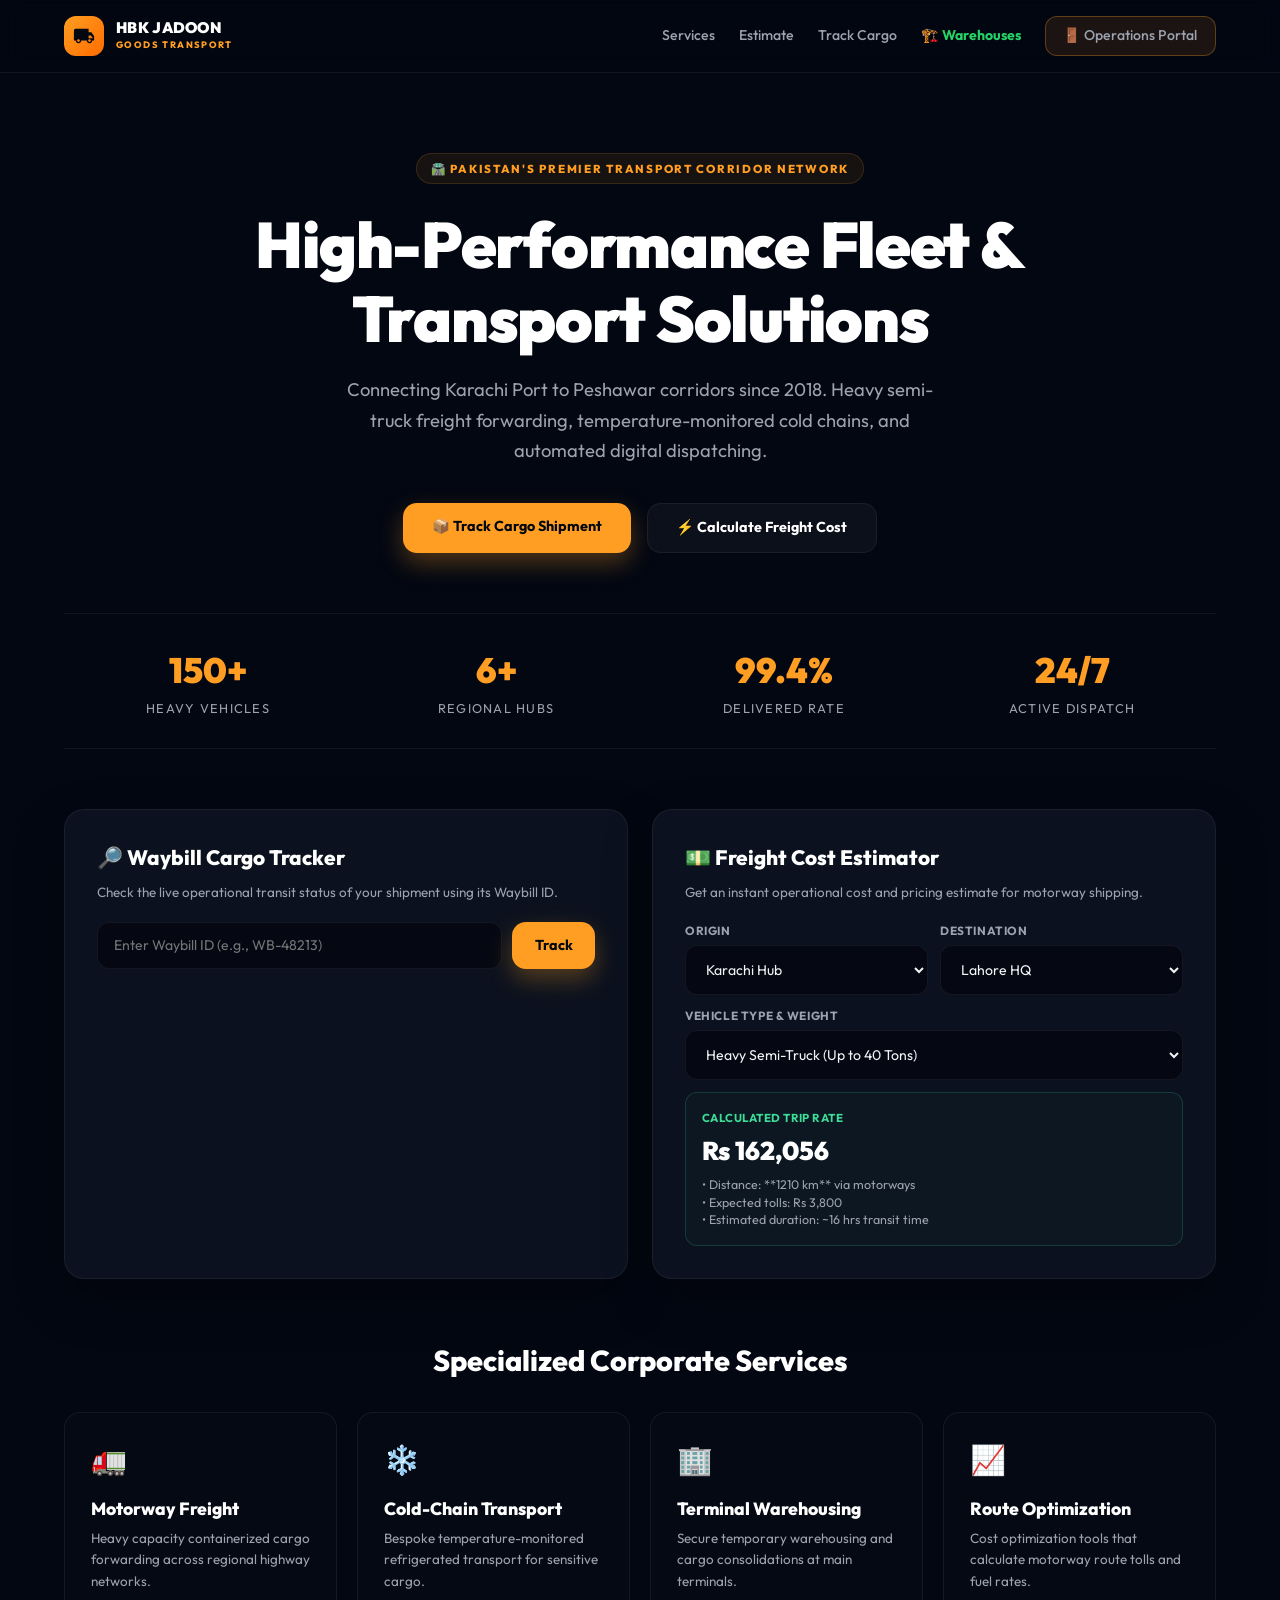
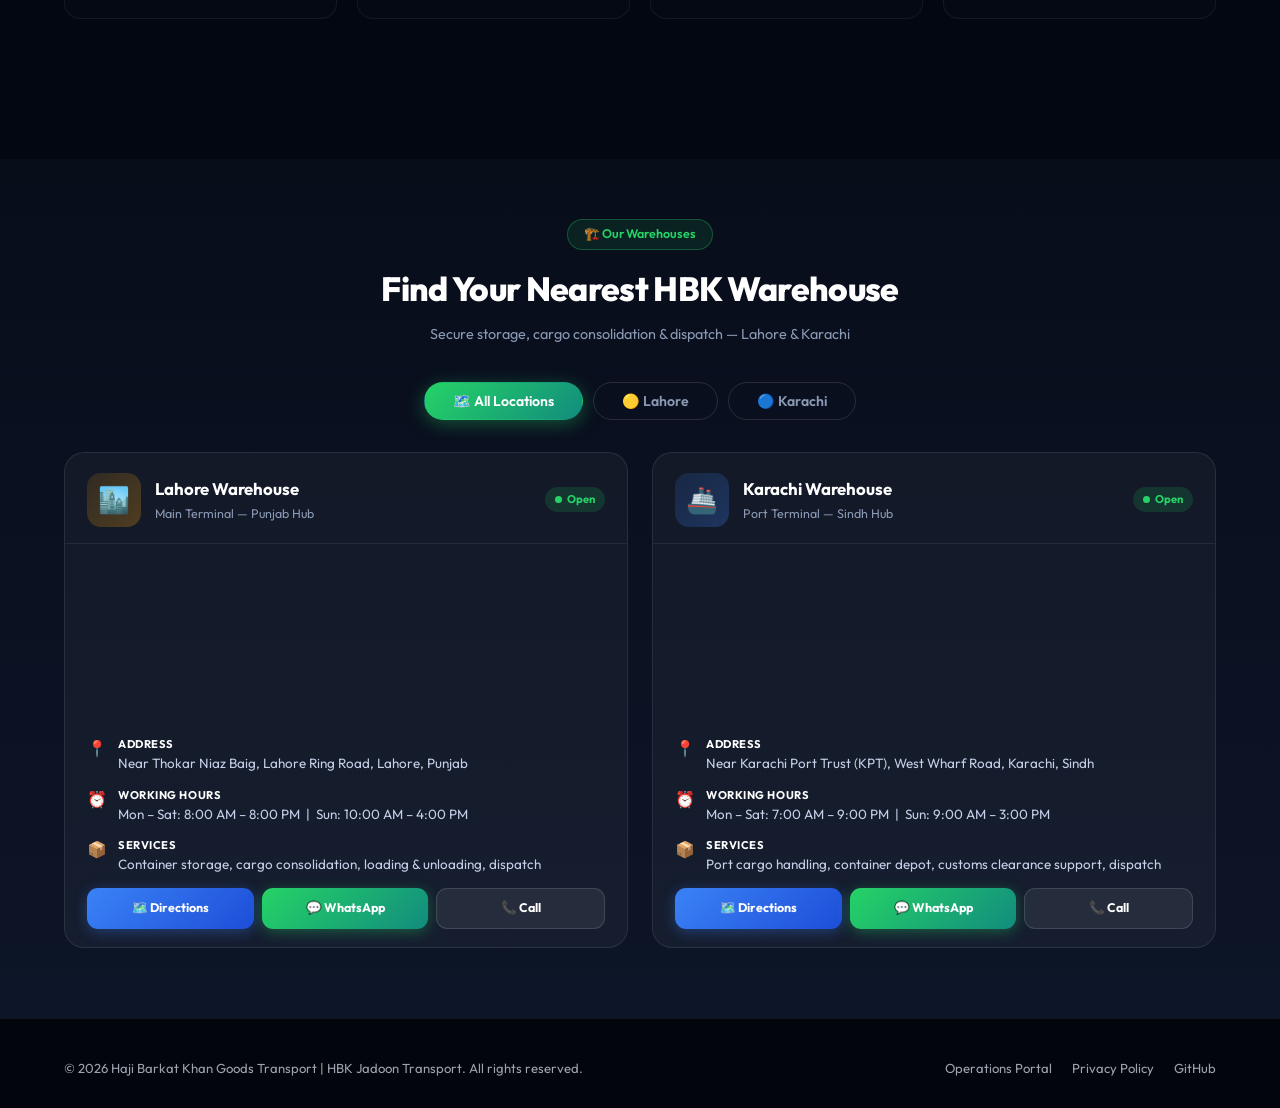
<file: index.html>
<!DOCTYPE html>
<html lang="en">
<head>
<meta charset="UTF-8">
<meta name="viewport" content="width=device-width,initial-scale=1,viewport-fit=cover">
<meta name="theme-color" content="#030712">
<title>Haji Barkat Khan Goods Transport | HBK Jadoon Goods Transport</title>
<meta name="description" content="Pakistan's premium corporate goods transport and motorway freight transport network. Heavy fleet dispatching, cold-chain transport, and cost optimization.">

<!-- Fonts & PWA -->
<link rel="manifest" href="manifest.json">
<link rel="icon" type="image/svg+xml" href="data:image/svg+xml,<svg xmlns=%22http://www.w3.org/2000/svg%22 viewBox=%220 0 24 24%22 fill=%22%23ff9e22%22><path d=%22M20 8h-3V4H3c-1.1 0-2 .9-2 2v11h2c0 1.66 1.34 3 3 3s3-1.34 3-3h6c0 1.66 1.34 3 3 3s3-1.34 3-3h2v-5l-3-4z%22/></svg>">
<link href="https://fonts.googleapis.com/css2?family=Outfit:wght@300;400;500;600;700;800;900&family=JetBrains+Mono:wght@400;500;700&display=swap" rel="stylesheet">

<style>
:root {
  --bg: #030712;
  --panel: #0b111e;
  --accent: #ff9e22;
  --accent-rgb: 255, 158, 34;
  --line: rgba(255,255,255,0.06);
  --text: #f3f4f6;
  --muted: #9ca3af;
  --good: #3ddc97;
  --radius: 20px;
}
* { box-sizing: border-box; margin: 0; padding: 0; }
body {
  background: var(--bg);
  color: var(--text);
  font-family: 'Outfit', sans-serif;
  line-height: 1.5;
  overflow-x: hidden;
  padding-bottom: env(safe-area-inset-bottom);
}
a, button { transition: all 0.2s ease; font-family: inherit; }
.container { max-width: 1200px; margin: 0 auto; padding: 0 24px; }

/* ── NAVBAR ── */
header {
  border-bottom: 1px solid var(--line);
  backdrop-filter: blur(12px);
  -webkit-backdrop-filter: blur(12px);
  position: sticky;
  top: 0;
  z-index: 100;
  background: rgba(3,7,18,0.85);
}
.nav-wrap {
  display: flex;
  justify-content: space-between;
  align-items: center;
  height: 72px;
}
.brand {
  display: flex;
  align-items: center;
  gap: 12px;
}
.logo-box {
  width: 40px;
  height: 40px;
  border-radius: 12px;
  background: linear-gradient(135deg, var(--accent), #ff6c00);
  display: grid;
  place-items: center;
  color: #020710;
}
.brand-name {
  font-weight: 900;
  font-size: 0.95rem;
  letter-spacing: 0.02em;
  color: #fff;
  line-height: 1.1;
}
.brand-sub {
  font-size: 0.58rem;
  letter-spacing: 0.15em;
  color: var(--accent);
  font-weight: 800;
  margin-top: 1px;
}
.nav-links {
  display: flex;
  align-items: center;
  gap: 24px;
}
.nav-links a {
  color: var(--muted);
  text-decoration: none;
  font-size: 0.88rem;
  font-weight: 500;
}
.nav-links a:hover { color: #fff; }
.btn-portal {
  background: rgba(var(--accent-rgb), 0.1);
  border: 1px solid rgba(var(--accent-rgb), 0.3);
  color: var(--accent);
  padding: 0.55rem 1.1rem;
  border-radius: 12px;
  font-size: 0.84rem;
  font-weight: 700;
  text-decoration: none;
  display: inline-flex;
  align-items: center;
  gap: 6px;
}
.btn-portal:hover {
  background: var(--accent);
  color: #020710;
  box-shadow: 0 0 20px rgba(var(--accent-rgb), 0.25);
  transform: translateY(-1px);
}

/* ── HERO ── */
.hero-section {
  padding: 80px 0 60px;
  text-align: center;
  position: relative;
}
.hero-badge {
  background: rgba(var(--accent-rgb), 0.08);
  border: 1px solid rgba(var(--accent-rgb), 0.15);
  color: var(--accent);
  font-size: 0.72rem;
  font-weight: 800;
  text-transform: uppercase;
  letter-spacing: 0.15em;
  padding: 6px 14px;
  border-radius: 99px;
  display: inline-block;
  margin-bottom: 24px;
}
.hero-title {
  font-size: clamp(2.2rem, 5vw, 4rem);
  font-weight: 900;
  line-height: 1.15;
  color: #fff;
  letter-spacing: -0.02em;
  max-width: 900px;
  margin: 0 auto 20px;
}
.hero-desc {
  font-size: clamp(1rem, 2vw, 1.15rem);
  color: var(--muted);
  max-width: 600px;
  margin: 0 auto 36px;
  line-height: 1.65;
}
.hero-ctas {
  display: flex;
  justify-content: center;
  gap: 16px;
  flex-wrap: wrap;
}
.btn {
  padding: 0.85rem 1.8rem;
  border-radius: 14px;
  font-weight: 700;
  text-decoration: none;
  font-size: 0.9rem;
  cursor: pointer;
  border: 0;
}
.btn-primary {
  background: var(--accent);
  color: #020710;
  box-shadow: 0 10px 25px rgba(var(--accent-rgb), 0.3);
}
.btn-primary:hover {
  transform: translateY(-2px);
  box-shadow: 0 14px 30px rgba(var(--accent-rgb), 0.4);
}
.btn-secondary {
  background: rgba(255,255,255,0.04);
  border: 1px solid var(--line);
  color: #fff;
}
.btn-secondary:hover {
  background: rgba(255,255,255,0.08);
  transform: translateY(-2px);
}

/* ── TRACKER & ESTIMATOR ── */
.tools-grid {
  display: grid;
  grid-template-columns: repeat(auto-fit, minmax(340px, 1fr));
  gap: 24px;
  margin-bottom: 60px;
}
.tool-panel {
  background: var(--panel);
  border: 1px solid var(--line);
  border-radius: var(--radius);
  padding: 2rem;
  box-shadow: 0 20px 50px rgba(0,0,0,0.3);
}
.tool-title {
  font-weight: 800;
  font-size: 1.3rem;
  color: #fff;
  margin-bottom: 8px;
  display: flex;
  align-items: center;
  gap: 10px;
}
.tool-desc {
  font-size: 0.84rem;
  color: var(--muted);
  margin-bottom: 20px;
}
.input-row {
  display: flex;
  gap: 10px;
  margin-bottom: 12px;
}
.input-row input {
  flex: 1;
  background: rgba(5,8,18,0.85);
  border: 1px solid var(--line);
  border-radius: 12px;
  padding: 0.85rem 1rem;
  color: var(--text);
  font-family: inherit;
  font-size: 0.88rem;
  outline: none;
}
.input-row input:focus {
  border-color: rgba(var(--accent-rgb), 0.4);
}
.field {
  display: grid;
  gap: 6px;
  margin-bottom: 12px;
}
.field label {
  font-size: 0.74rem;
  font-weight: 700;
  color: var(--muted);
  text-transform: uppercase;
  letter-spacing: 0.05em;
}
.field select, .field input {
  background: rgba(5,8,18,0.85);
  border: 1px solid var(--line);
  border-radius: 12px;
  padding: 0.85rem 1rem;
  color: var(--text);
  font-family: inherit;
  font-size: 0.88rem;
  outline: none;
  width: 100%;
}
.field select:focus, .field input:focus {
  border-color: rgba(var(--accent-rgb), 0.4);
}

/* ── STATS & SERVICES ── */
.stats-strip {
  display: grid;
  grid-template-columns: repeat(4, 1fr);
  border-top: 1px solid var(--line);
  border-bottom: 1px solid var(--line);
  padding: 30px 0;
  margin-bottom: 60px;
  text-align: center;
}
.stat-box h3 { font-size: 2.2rem; font-weight: 900; color: var(--accent); }
.stat-box p { font-size: 0.8rem; text-transform: uppercase; letter-spacing: 0.1em; color: var(--muted); margin-top: 2px; }

.services-title {
  text-align: center;
  font-weight: 800;
  font-size: 1.8rem;
  margin-bottom: 30px;
  color: #fff;
}
.services-grid {
  display: grid;
  grid-template-columns: repeat(auto-fit, minmax(260px, 1fr));
  gap: 20px;
  margin-bottom: 80px;
}
.service-card {
  background: rgba(255,255,255,0.01);
  border: 1px solid var(--line);
  border-radius: 16px;
  padding: 1.6rem;
  transition: all 0.2s;
}
.service-card:hover {
  transform: translateY(-3px);
  background: rgba(255,255,255,0.02);
  border-color: rgba(var(--accent-rgb), 0.25);
}
.service-icon {
  font-size: 1.8rem;
  margin-bottom: 14px;
}
.service-name { font-weight: 800; font-size: 1.1rem; color: #fff; margin-bottom: 6px; }
.service-desc { font-size: 0.84rem; color: var(--muted); line-height: 1.6; }

/* ── FOOTER ── */
footer {
  border-top: 1px solid var(--line);
  padding: 40px 0 30px;
  background: #02050b;
}
.footer-wrap {
  display: flex;
  justify-content: space-between;
  align-items: center;
  flex-wrap: wrap;
  gap: 20px;
  font-size: 0.82rem;
  color: var(--muted);
}
.footer-right { display: flex; gap: 20px; }
.footer-right a { color: var(--muted); text-decoration: none; }
.footer-right a:hover { color: #fff; }

@media(max-width: 768px) {
  .stats-strip { grid-template-columns: repeat(2, 1fr); gap: 24px; }
  .tools-grid { grid-template-columns: 1fr; }
  .hero-section { padding: 50px 0; }
  .nav-links a:not(.btn-portal) { display: none; }
  .nav-links { gap: 12px; }
  .btn-portal { padding: 0.45rem 0.85rem; font-size: 0.78rem; border-radius: 10px; }
}
</style>
</head>
<body>

<!-- Header / Navigation -->
<header>
  <div class="container nav-wrap">
    <div class="brand">
      <div class="logo-box">
        <svg width="22" height="22" viewBox="0 0 24 24" fill="currentColor" style="display:block">
          <path d="M20 8h-3V4H3c-1.1 0-2 .9-2 2v11h2c0 1.66 1.34 3 3 3s3-1.34 3-3h6c0 1.66 1.34 3 3 3s3-1.34 3-3h2v-5l-3-4zM6 18.5c-.83 0-1.5-.67-1.5-1.5s.67-1.5 1.5-1.5 1.5.67 1.5 1.5-.67 1.5-1.5 1.5zm12 0c-.83 0-1.5-.67-1.5-1.5s.67-1.5 1.5-1.5 1.5.67 1.5 1.5-.67 1.5-1.5 1.5zm1.5-7l2.25 3H17V11.5h2.5z"/>
        </svg>
      </div>
      <div>
        <div class="brand-name">HBK JADOON</div>
        <div class="brand-sub">GOODS TRANSPORT</div>
      </div>
    </div>
    <div class="nav-links">
      <a href="#services">Services</a>
      <a href="#estimator">Estimate</a>
      <a href="#tracker">Track Cargo</a>
      <a href="#warehouses" style="color:#25D366;font-weight:700">🏗️ Warehouses</a>
      <a href="portal.html" class="btn-portal">🚪 Operations Portal</a>
    </div>
  </div>
</header>

<!-- Hero Section -->
<section class="container hero-section">
  <div class="hero-badge">🛣️ Pakistan's Premier Transport Corridor Network</div>
  <h1 class="hero-title">High-Performance Fleet & Transport Solutions</h1>
  <p class="hero-desc">Connecting Karachi Port to Peshawar corridors since 2018. Heavy semi-truck freight forwarding, temperature-monitored cold chains, and automated digital dispatching.</p>
  <div class="hero-ctas">
    <a href="#tracker" class="btn btn-primary">📦 Track Cargo Shipment</a>
    <a href="#estimator" class="btn btn-secondary">⚡ Calculate Freight Cost</a>
  </div>
</section>

<!-- Stats Strip -->
<div class="container">
  <div class="stats-strip">
    <div class="stat-box">
      <h3>150+</h3>
      <p>Heavy Vehicles</p>
    </div>
    <div class="stat-box">
      <h3>6+</h3>
      <p>Regional Hubs</p>
    </div>
    <div class="stat-box">
      <h3>99.4%</h3>
      <p>Delivered Rate</p>
    </div>
    <div class="stat-box">
      <h3>24/7</h3>
      <p>Active Dispatch</p>
    </div>
  </div>
</div>

<!-- Interactive Tools -->
<main class="container tools-grid">
  
  <!-- Interactive Waybill Tracker -->
  <section class="tool-panel" id="tracker">
    <div class="tool-title">🔎 Waybill Cargo Tracker</div>
    <div class="tool-desc">Check the live operational transit status of your shipment using its Waybill ID.</div>
    <div class="input-row">
      <input type="text" id="trackingInput" placeholder="Enter Waybill ID (e.g., WB-48213)" onkeydown="if(event.key==='Enter')trackCargo()">
      <button class="btn btn-primary" onclick="trackCargo()" style="padding:0.85rem 1.4rem">Track</button>
    </div>
    <div id="trackingResult"></div>
  </section>

  <!-- Instant Freight Calculator -->
  <section class="tool-panel" id="estimator">
    <div class="tool-title">💵 Freight Cost Estimator</div>
    <div class="tool-desc">Get an instant operational cost and pricing estimate for motorway shipping.</div>
    
    <div class="input-row" style="display:grid;grid-template-columns:1fr 1fr;gap:12px;margin-bottom:0">
      <div class="field">
        <label>Origin</label>
        <select id="estOrigin" onchange="calcEstimate()">
          <option value="Karachi">Karachi Hub</option>
          <option value="Lahore">Lahore HQ</option>
          <option value="Islamabad">Islamabad Term</option>
          <option value="Peshawar">Peshawar Stn</option>
          <option value="Quetta">Quetta Depot</option>
          <option value="Multan">Multan Stn</option>
        </select>
      </div>
      <div class="field">
        <label>Destination</label>
        <select id="estDest" onchange="calcEstimate()">
          <option value="Karachi">Karachi Hub</option>
          <option value="Lahore" selected>Lahore HQ</option>
          <option value="Islamabad">Islamabad Term</option>
          <option value="Peshawar">Peshawar Stn</option>
          <option value="Quetta">Quetta Depot</option>
          <option value="Multan">Multan Stn</option>
        </select>
      </div>
    </div>
    
    <div class="field">
      <label>Vehicle Type & Weight</label>
      <select id="estVehType" onchange="calcEstimate()">
        <option value="heavy">Heavy Semi-Truck (Up to 40 Tons)</option>
        <option value="medium">Medium Flatbed (Up to 15 Tons)</option>
        <option value="light">Delivery Van (Up to 3 Tons)</option>
      </select>
    </div>

    <div id="estimatorResult" style="margin-top:12px"></div>
  </section>

</main>

<!-- Corporate Services Grid -->
<section class="container" id="services" style="padding-bottom:60px">
  <div class="services-title">Specialized Corporate Services</div>
  <div class="services-grid">
    <div class="service-card">
      <div class="service-icon">🚛</div>
      <div class="service-name">Motorway Freight</div>
      <div class="service-desc">Heavy capacity containerized cargo forwarding across regional highway networks.</div>
    </div>
    <div class="service-card">
      <div class="service-icon">❄️</div>
      <div class="service-name">Cold-Chain Transport</div>
      <div class="service-desc">Bespoke temperature-monitored refrigerated transport for sensitive cargo.</div>
    </div>
    <div class="service-card">
      <div class="service-icon">🏢</div>
      <div class="service-name">Terminal Warehousing</div>
      <div class="service-desc">Secure temporary warehousing and cargo consolidations at main terminals.</div>
    </div>
    <div class="service-card">
      <div class="service-icon">📈</div>
      <div class="service-name">Route Optimization</div>
      <div class="service-desc">Cost optimization tools that calculate motorway route tolls and fuel rates.</div>
    </div>
  </div>
</section>

<!-- ════════════════ WAREHOUSE FINDER SECTION ════════════════ -->
<style>
  .wh-section { padding: 60px 0 70px; background: linear-gradient(180deg,#080d1a 0%,#0d1528 100%); }
  .wh-header  { text-align:center; margin-bottom:36px; }
  .wh-badge {
    display:inline-flex; align-items:center; gap:7px;
    background:rgba(37,211,102,0.1); border:1px solid rgba(37,211,102,0.3);
    color:#25D366; border-radius:99px; padding:5px 16px; font-size:0.78rem; font-weight:600; margin-bottom:14px;
  }
  .wh-title { font-size:clamp(1.5rem,3vw,2.1rem); font-weight:800; color:#fff; letter-spacing:-0.02em; margin:0 0 10px; }
  .wh-sub   { color:#8a9ab5; font-size:0.9rem; }
  .wh-tabs  { display:flex; justify-content:center; gap:10px; margin-bottom:32px; flex-wrap:wrap; }
  .wh-tab   {
    padding:9px 28px; border-radius:99px; border:1.5px solid rgba(255,255,255,0.12);
    background:transparent; color:#8a9ab5; font-size:0.88rem; font-weight:600;
    cursor:pointer; transition:all 0.22s; font-family:inherit;
  }
  .wh-tab.active, .wh-tab:hover {
    background:linear-gradient(135deg,#25D366,#128C7E); border-color:transparent; color:#fff;
    box-shadow:0 4px 18px rgba(37,211,102,0.35);
  }
  .wh-grid { display:grid; grid-template-columns:repeat(auto-fit,minmax(300px,1fr)); gap:24px; }
  .wh-card {
    background:rgba(255,255,255,0.04); border:1px solid rgba(255,255,255,0.09);
    border-radius:20px; overflow:hidden; transition:transform 0.25s, box-shadow 0.25s;
  }
  .wh-card:hover { transform:translateY(-5px); box-shadow:0 20px 50px rgba(0,0,0,0.4); }
  .wh-card-header { padding:20px 22px 16px; border-bottom:1px solid rgba(255,255,255,0.07); display:flex; align-items:center; gap:14px; }
  .wh-city-icon {
    width:54px; height:54px; border-radius:14px;
    display:flex; align-items:center; justify-content:center; font-size:1.6rem; flex-shrink:0;
  }
  .wh-city-icon.lhr { background:linear-gradient(135deg,#f59e0b22,#f59e0b44); }
  .wh-city-icon.khi { background:linear-gradient(135deg,#3b82f622,#3b82f644); }
  .wh-card-header h3 { margin:0 0 3px; color:#fff; font-size:1.05rem; font-weight:700; }
  .wh-card-header p  { margin:0; color:#8a9ab5; font-size:0.78rem; }
  .wh-status {
    margin-left:auto; flex-shrink:0; display:flex; align-items:center; gap:5px;
    font-size:0.7rem; font-weight:700; padding:4px 10px; border-radius:99px;
  }
  .wh-status.open { background:rgba(37,211,102,0.15); color:#25D366; }
  .wh-status.open::before { content:''; width:7px; height:7px; background:#25D366; border-radius:50%; display:inline-block; animation:wa-blink 1.8s infinite; }
  .wh-body { padding:18px 22px; }
  .wh-info-row { display:flex; align-items:flex-start; gap:11px; margin-bottom:13px; font-size:0.84rem; color:#c5cfe8; line-height:1.45; }
  .wh-info-row .wh-icon { font-size:1rem; flex-shrink:0; margin-top:1px; }
  .wh-info-row strong { color:#fff; display:block; font-size:0.7rem; text-transform:uppercase; letter-spacing:0.05em; margin-bottom:2px; }
  .wh-map { width:100%; height:160px; border:none; border-radius:14px; margin-bottom:14px; display:block; }
  .wh-actions { display:flex; gap:8px; }
  .wh-btn {
    flex:1; padding:10px 6px; border-radius:11px; border:none;
    font-size:0.78rem; font-weight:700; cursor:pointer; text-decoration:none;
    display:flex; align-items:center; justify-content:center; gap:6px;
    transition:transform 0.18s, box-shadow 0.18s; font-family:inherit;
  }
  .wh-btn:hover { transform:translateY(-2px); }
  .wh-btn-map  { background:linear-gradient(135deg,#3b82f6,#1d4ed8); color:#fff; box-shadow:0 3px 14px rgba(59,130,246,0.35); }
  .wh-btn-wa   { background:linear-gradient(135deg,#25D366,#128C7E); color:#fff; box-shadow:0 3px 14px rgba(37,211,102,0.35); }
  .wh-btn-call { background:rgba(255,255,255,0.07); color:#fff; border:1px solid rgba(255,255,255,0.12); }
</style>

<section class="wh-section" id="warehouses">
  <div class="container">
    <div class="wh-header">
      <div class="wh-badge">🏗️ Our Warehouses</div>
      <h2 class="wh-title">Find Your Nearest HBK Warehouse</h2>
      <p class="wh-sub">Secure storage, cargo consolidation &amp; dispatch — Lahore &amp; Karachi</p>
    </div>

    <div class="wh-tabs">
      <button class="wh-tab active" onclick="whShowAll(this)">🗺️ All Locations</button>
      <button class="wh-tab" onclick="whFilter(this,'lhr')">🟡 Lahore</button>
      <button class="wh-tab" onclick="whFilter(this,'khi')">🔵 Karachi</button>
    </div>

    <div class="wh-grid" id="wh-grid">

      <!-- ── LAHORE ── -->
      <div class="wh-card" data-city="lhr">
        <div class="wh-card-header">
          <div class="wh-city-icon lhr">🏙️</div>
          <div>
            <h3>Lahore Warehouse</h3>
            <p>Main Terminal — Punjab Hub</p>
          </div>
          <div class="wh-status open">Open</div>
        </div>
        <div class="wh-body">
          <iframe class="wh-map"
            src="https://maps.google.com/maps?q=Thokar+Niaz+Baig,+Lahore,+Pakistan&output=embed&z=14"
            allowfullscreen loading="lazy" referrerpolicy="no-referrer-when-downgrade">
          </iframe>
          <div class="wh-info-row">
            <span class="wh-icon">📍</span>
            <div><strong>Address</strong>Near Thokar Niaz Baig, Lahore Ring Road, Lahore, Punjab</div>
          </div>
          <div class="wh-info-row">
            <span class="wh-icon">⏰</span>
            <div><strong>Working Hours</strong>Mon – Sat: 8:00 AM – 8:00 PM &nbsp;|&nbsp; Sun: 10:00 AM – 4:00 PM</div>
          </div>
          <div class="wh-info-row">
            <span class="wh-icon">📦</span>
            <div><strong>Services</strong>Container storage, cargo consolidation, loading &amp; unloading, dispatch</div>
          </div>
          <div class="wh-actions">
            <a class="wh-btn wh-btn-map"
               href="https://maps.google.com/?q=Thokar+Niaz+Baig,+Lahore,+Pakistan"
               target="_blank" rel="noopener">🗺️ Directions</a>
            <a class="wh-btn wh-btn-wa"
               href="https://wa.me/923022553917?text=Lahore%20Warehouse%20ke%20baray%20mein%20malumat%20chahiye"
               target="_blank" rel="noopener">💬 WhatsApp</a>
            <a class="wh-btn wh-btn-call" href="tel:+923022553917">📞 Call</a>
          </div>
        </div>
      </div>

      <!-- ── KARACHI ── -->
      <div class="wh-card" data-city="khi">
        <div class="wh-card-header">
          <div class="wh-city-icon khi">🚢</div>
          <div>
            <h3>Karachi Warehouse</h3>
            <p>Port Terminal — Sindh Hub</p>
          </div>
          <div class="wh-status open">Open</div>
        </div>
        <div class="wh-body">
          <iframe class="wh-map"
            src="https://maps.google.com/maps?q=West+Wharf+Road,+Karachi,+Pakistan&output=embed&z=14"
            allowfullscreen loading="lazy" referrerpolicy="no-referrer-when-downgrade">
          </iframe>
          <div class="wh-info-row">
            <span class="wh-icon">📍</span>
            <div><strong>Address</strong>Near Karachi Port Trust (KPT), West Wharf Road, Karachi, Sindh</div>
          </div>
          <div class="wh-info-row">
            <span class="wh-icon">⏰</span>
            <div><strong>Working Hours</strong>Mon – Sat: 7:00 AM – 9:00 PM &nbsp;|&nbsp; Sun: 9:00 AM – 3:00 PM</div>
          </div>
          <div class="wh-info-row">
            <span class="wh-icon">📦</span>
            <div><strong>Services</strong>Port cargo handling, container depot, customs clearance support, dispatch</div>
          </div>
          <div class="wh-actions">
            <a class="wh-btn wh-btn-map"
               href="https://maps.google.com/?q=West+Wharf+Road,+Karachi,+Pakistan"
               target="_blank" rel="noopener">🗺️ Directions</a>
            <a class="wh-btn wh-btn-wa"
               href="https://wa.me/923022553917?text=Karachi%20Warehouse%20ke%20baray%20mein%20malumat%20chahiye"
               target="_blank" rel="noopener">💬 WhatsApp</a>
            <a class="wh-btn wh-btn-call" href="tel:+923022553917">📞 Call</a>
          </div>
        </div>
      </div>

    </div><!-- /wh-grid -->
  </div>
</section>

<script>
  function whFilter(btn, city){
    document.querySelectorAll('.wh-tab').forEach(function(t){ t.classList.remove('active'); });
    btn.classList.add('active');
    document.querySelectorAll('.wh-card').forEach(function(c){
      c.style.display = c.dataset.city === city ? '' : 'none';
    });
  }
  function whShowAll(btn){
    document.querySelectorAll('.wh-tab').forEach(function(t){ t.classList.remove('active'); });
    btn.classList.add('active');
    document.querySelectorAll('.wh-card').forEach(function(c){ c.style.display=''; });
  }
</script>

<!-- Footer -->
<footer>
  <div class="container footer-wrap">
    <div>© 2026 Haji Barkat Khan Goods Transport | HBK Jadoon Transport. All rights reserved.</div>
    <div class="footer-right">
      <a href="portal.html">Operations Portal</a>
      <a href="#">Privacy Policy</a>
      <a href="https://github.com/AHADKHATTAK1/fleet-management" target="_blank">GitHub</a>
    </div>
  </div>
</footer>

<script>
// Route database for estimator
const estRoutes = {
  'Karachi-Lahore': { dist: 1210, tolls: 3800 },
  'Karachi-Islamabad': { dist: 1540, tolls: 5200 },
  'Karachi-Peshawar': { dist: 1700, tolls: 6100 },
  'Karachi-Quetta': { dist: 685, tolls: 1200 },
  'Karachi-Multan': { dist: 890, tolls: 2800 },
  'Lahore-Islamabad': { dist: 380, tolls: 1400 },
  'Lahore-Peshawar': { dist: 530, tolls: 2200 },
  'Lahore-Quetta': { dist: 950, tolls: 1900 },
  'Lahore-Multan': { dist: 330, tolls: 1100 },
  'Islamabad-Peshawar': { dist: 155, tolls: 800 },
  'Islamabad-Quetta': { dist: 920, tolls: 2400 },
  'Islamabad-Multan': { dist: 680, tolls: 2500 },
  'Peshawar-Quetta': { dist: 1040, tolls: 2100 },
  'Peshawar-Multan': { dist: 830, tolls: 3100 },
  'Multan-Quetta': { dist: 630, tolls: 1400 },
};

function calcEstimate() {
  const origin = document.getElementById('estOrigin').value;
  const dest = document.getElementById('estDest').value;
  const result = document.getElementById('estimatorResult');
  if(!result) return;
  
  if(origin === dest) {
    result.innerHTML = `<div style="color:#ff5c5c;font-size:0.84rem">⚠️ Please select two different cities.</div>`;
    return;
  }

  const key = `${origin}-${dest}`;
  const keyRev = `${dest}-${origin}`;
  const route = estRoutes[key] || estRoutes[keyRev];
  
  if(!route) {
    result.innerHTML = `<div style="color:#ffbe3d;font-size:0.84rem">Custom route requested. Calculating custom freight rate...</div>`;
    return;
  }

  const vType = document.getElementById('estVehType').value;
  const kmL = vType === 'heavy' ? 3.1 : vType === 'medium' ? 5.2 : 9.5;
  const fuelCost = Math.round((route.dist / kmL) * 285);
  const totalCost = fuelCost + route.tolls + 6500; // include driver allowance
  const recommendedFreight = Math.round(totalCost / 0.75); // 25% margin

  result.innerHTML = `
    <div style="background:rgba(61,220,151,.03);border:1px solid rgba(61,220,151,.18);border-radius:12px;padding:1rem;text-align:left;display:grid;gap:6px">
      <div style="font-size:0.72rem;color:#3ddc97;font-weight:700;text-transform:uppercase;letter-spacing:0.04em">Calculated Trip Rate</div>
      <div style="font-size:1.6rem;font-weight:900;color:#fff">Rs ${recommendedFreight.toLocaleString()}</div>
      <div style="font-size:0.78rem;color:var(--muted);line-height:1.4">
        • Distance: **${route.dist} km** via motorways<br>
        • Expected tolls: Rs ${route.tolls.toLocaleString()}<br>
        • Estimated duration: ~${Math.round(route.dist/75)} hrs transit time
      </div>
    </div>`;
}

function trackCargo() {
  const input = document.getElementById('trackingInput');
  const result = document.getElementById('trackingResult');
  if(!input || !result) return;
  const id = input.value.trim().toUpperCase();
  if(!id) {
    result.innerHTML = `<div style="color:#ff5c5c;font-size:0.84rem;margin-top:10px">⚠️ Please enter a valid Waybill ID.</div>`;
    return;
  }
  
  let state = { shipments: [] };
  try {
    const raw = localStorage.getItem('hbk_adv_v5');
    if(raw) state = JSON.parse(raw);
  } catch(e) {}
  
  const ship = state.shipments.find(s => s.id === id);
  if(!ship) {
    result.innerHTML = `
      <div style="background:rgba(255,92,92,.03);border:1px solid rgba(255,92,92,.15);border-radius:12px;padding:1rem;margin-top:12px">
        <p style="margin:0;font-size:0.86rem;font-weight:700;color:#ff5c5c">Waybill ID "${id}" not found.</p>
        <p style="margin:2px 0 0;font-size:0.78rem;color:#97a3c4">Please ensure it matches the format WB-XXXXX (Try: WB-48213)</p>
      </div>`;
    return;
  }
  
  // Support both status keys used by this project:
  // - React/portal: in_transit / delayed / delivered / scheduled
  // - Streamlit: in transit / delayed / delivered / scheduled
  const normalizeStatus = (st) => {
    if (!st) return st;
    return st === 'in transit' ? 'in_transit' : st;
  };

  const statusMeta = {
    scheduled: ['Scheduled', '#8B93A7', 'rgba(139,147,167,.13)'],
    in_transit: ['In Transit', '#FF8A3D', 'rgba(255,138,61,.13)'],
    delayed: ['Delayed', '#FF5C5C', 'rgba(255,92,92,.13)'],
    delivered: ['Delivered', '#3DDC97', 'rgba(61,220,151,.13)']
  };

  const normalizedStatus = normalizeStatus(ship.status);
  const meta = statusMeta[normalizedStatus] || ['Active', '#3ddc97', 'rgba(61,220,151,.13)'];
  const pct = Math.round((Number(ship.progress) || 0) * 100);

  
  result.innerHTML = `
    <div style="background:rgba(255,255,255,.01);border:1px solid rgba(255,255,255,.06);border-radius:16px;padding:1.1rem;margin-top:12px;display:grid;gap:12px;text-align:left">
      <div style="display:flex;justify-content:space-between;align-items:center;border-bottom:1px solid rgba(255,255,255,.06);padding-bottom:10px">
        <div>
          <div style="font-size:0.65rem;color:var(--accent);font-weight:800;text-transform:uppercase;letter-spacing:0.06em">Waybill Status</div>
          <div style="font-size:0.95rem;font-weight:900;color:#fff">${ship.id}</div>
        </div>
        <span style="background:${meta[2]};color:${meta[1]};padding:.2rem .6rem;border-radius:99px;font-size:.73rem;font-weight:700;border:1px solid rgba(255,255,255,.04)">${meta[0]}</span>
      </div>
      <div style="display:grid;grid-template-columns:1fr 1fr;gap:6px;font-size:0.8rem">
        <div><span style="color:var(--muted)">Origin:</span> <strong>${ship.origin} Hub</strong></div>
        <div><span style="color:var(--muted)">Destination:</span> <strong>${ship.dest} Hub</strong></div>
        <div><span style="color:var(--muted)">Cargo:</span> <span>${ship.cargo || 'General Freight'}</span></div>
        <div><span style="color:var(--muted)">ETA:</span> <span>${ship.eta || 'Calculating...'}</span></div>
      </div>
      <div style="margin-top:6px">
        <div style="display:flex;justify-content:space-between;font-size:0.72rem;color:var(--muted);margin-bottom:4px">
          <span>Transit Progress</span>
          <span>${pct}%</span>
        </div>
        <div style="height:6px;background:rgba(255,255,255,.08);border-radius:999px;overflow:hidden">
          <div style="width:${pct}%;height:100%;background:linear-gradient(90deg,#ff9e22,#ff8a3d);border-radius:inherit"></div>
        </div>
      </div>
    </div>`;
}

// Initialize tools
calcEstimate();
</script>
<!-- ═══════════════════════════ ULTRA PRO WHATSAPP WIDGET ═══════════════════════════ -->
<style>
  #wa-widget {
    position: fixed; bottom: 24px; right: 24px;
    z-index: 99999;
    font-family: 'Inter','Segoe UI',sans-serif;
    display: flex; flex-direction: column; align-items: flex-end; gap: 14px;
  }
  /* ── Popup Card ── */
  #wa-popup {
    width: 340px; background: #fff;
    border-radius: 22px;
    box-shadow: 0 24px 70px rgba(0,0,0,0.22), 0 6px 20px rgba(0,0,0,0.1);
    overflow: hidden;
    transform: scale(0.82) translateY(24px);
    transform-origin: bottom right;
    opacity: 0; pointer-events: none;
    transition: transform 0.4s cubic-bezier(0.34,1.56,0.64,1), opacity 0.28s ease;
  }
  #wa-popup.open { transform: scale(1) translateY(0); opacity: 1; pointer-events: all; }

  /* ── Header ── */
  .wa-header {
    background: linear-gradient(135deg, #054640 0%, #075E54 40%, #128C7E 75%, #25D366 100%);
    padding: 16px 18px 20px; position: relative;
  }
  .wa-header-actions { position: absolute; top: 12px; right: 14px; display: flex; gap: 6px; }
  .wa-hbtn {
    background: rgba(255,255,255,0.14); border: none; color: #fff;
    width: 28px; height: 28px; border-radius: 50%; cursor: pointer;
    font-size: 13px; display: flex; align-items: center; justify-content: center;
    transition: background 0.2s;
  }
  .wa-hbtn:hover { background: rgba(255,255,255,0.28); }
  .wa-agent { display: flex; align-items: center; gap: 13px; margin-top: 2px; }
  .wa-avatar {
    width: 52px; height: 52px; border-radius: 50%;
    background: rgba(255,255,255,0.18);
    border: 2.5px solid rgba(255,255,255,0.55);
    display: flex; align-items: center; justify-content: center;
    font-size: 24px; flex-shrink: 0; position: relative;
  }
  .wa-avatar-dot {
    position: absolute; bottom: 0px; right: 0px;
    width: 14px; height: 14px; background: #4ade80;
    border-radius: 50%; border: 2.5px solid #054640;
  }
  .wa-agent-info h4 { margin: 0 0 2px; color: #fff; font-size: 1rem; font-weight: 700; }
  .wa-agent-info .wa-sub { color: rgba(255,255,255,0.7); font-size: 0.75rem; margin: 0 0 4px; }
  .wa-status-row { display: flex; align-items: center; gap: 10px; }
  .wa-status-badge {
    display: inline-flex; align-items: center; gap: 5px;
    background: rgba(255,255,255,0.14); border-radius: 99px;
    padding: 3px 10px; font-size: 0.7rem; color: rgba(255,255,255,0.92); font-weight: 600;
  }
  .wa-status-badge .dot { width: 7px; height: 7px; background: #4ade80; border-radius: 50%; animation: wa-blink 1.8s infinite; }
  .wa-call-btn {
    display: inline-flex; align-items: center; gap: 5px;
    background: rgba(255,255,255,0.14); border: 1px solid rgba(255,255,255,0.3);
    border-radius: 99px; padding: 3px 10px;
    font-size: 0.7rem; color: #fff; font-weight: 600;
    text-decoration: none; transition: background 0.2s;
  }
  .wa-call-btn:hover { background: rgba(255,255,255,0.26); }
  @keyframes wa-blink { 0%,100%{opacity:1} 50%{opacity:0.25} }

  /* ── Chat Body ── */
  .wa-body {
    padding: 14px 16px 10px; min-height: 120px;
    background: #ece5dd;
    background-image: url("data:image/svg+xml,%3Csvg width='52' height='52' viewBox='0 0 52 52' xmlns='http://www.w3.org/2000/svg'%3E%3Cg fill='%23c8beb4' fill-opacity='0.3'%3E%3Cpath d='M1 1h2v2H1zm4 0h2v2H5zm4 0h2v2H9zM1 5h2v2H1zm4 0h2v2H5zm4 0h2v2H9zM1 9h2v2H1zm4 0h2v2H5zm4 0h2v2H9z'/%3E%3C/g%3E%3C/svg%3E");
  }
  .wa-bubble {
    background: #fff; border-radius: 12px 12px 12px 3px;
    padding: 10px 13px; font-size: 0.84rem; color: #2c2c2c;
    line-height: 1.55; box-shadow: 0 1px 3px rgba(0,0,0,0.1);
    max-width: 90%; margin-bottom: 6px;
    animation: wa-pop 0.45s cubic-bezier(0.34,1.56,0.64,1) both;
  }
  .wa-bubble-time { font-size: 0.63rem; color: #9a9a9a; text-align: right; margin-top: 4px; display: flex; align-items: center; justify-content: flex-end; gap: 3px; }
  .wa-bubble-time svg { width: 14px; height: 14px; fill: #53bdeb; }
  @keyframes wa-pop { from{transform:scale(0.78) translateY(6px);opacity:0} to{transform:scale(1) translateY(0);opacity:1} }

  /* ── Typing indicator ── */
  .wa-typing {
    display: flex; align-items: center; gap: 4px;
    background: #fff; border-radius: 12px 12px 12px 3px;
    padding: 10px 14px; width: fit-content;
    box-shadow: 0 1px 3px rgba(0,0,0,0.08);
    animation: wa-pop 0.3s ease both;
  }
  .wa-typing span {
    width: 7px; height: 7px; background: #aaa; border-radius: 50%;
    animation: wa-typing-dot 1.2s infinite ease-in-out;
  }
  .wa-typing span:nth-child(2) { animation-delay: 0.2s; }
  .wa-typing span:nth-child(3) { animation-delay: 0.4s; }
  @keyframes wa-typing-dot {
    0%,60%,100% { transform: translateY(0); opacity: 0.5; }
    30% { transform: translateY(-5px); opacity: 1; }
  }

  /* ── Quick Replies ── */
  .wa-quick-replies {
    padding: 8px 14px 12px; display: flex; flex-wrap: wrap; gap: 7px;
    background: #ece5dd;
  }
  .wa-qr {
    background: #fff; border: 1.5px solid #25D366;
    color: #075E54; border-radius: 20px;
    padding: 5px 13px; font-size: 0.75rem; font-weight: 600;
    cursor: pointer; text-decoration: none;
    transition: background 0.18s, color 0.18s, transform 0.15s;
    white-space: nowrap;
  }
  .wa-qr:hover { background: #25D366; color: #fff; transform: translateY(-1px); }

  /* ── Footer ── */
  .wa-footer { padding: 14px 16px 16px; background: #f0f0f0; border-top: 1px solid #e0e0e0; }
  .wa-input-row {
    display: flex; align-items: center; gap: 8px;
    background: #fff; border-radius: 26px;
    padding: 9px 14px; margin-bottom: 10px;
    box-shadow: 0 1px 4px rgba(0,0,0,0.08);
  }
  .wa-input-row input {
    flex: 1; border: none; outline: none;
    font-size: 0.83rem; color: #333; background: transparent;
    font-family: inherit;
  }
  .wa-input-row input::placeholder { color: #aaa; }
  .wa-send-btn {
    width: 34px; height: 34px; border-radius: 50%;
    background: linear-gradient(135deg, #25D366, #128C7E);
    border: none; display: flex; align-items: center; justify-content: center;
    cursor: pointer; flex-shrink: 0;
    transition: transform 0.18s, box-shadow 0.18s;
    box-shadow: 0 2px 10px rgba(37,211,102,0.4);
  }
  .wa-send-btn:hover { transform: scale(1.1); }
  .wa-send-btn svg { width: 16px; height: 16px; fill: #fff; }
  .wa-cta {
    display: flex; align-items: center; justify-content: center; gap: 10px;
    width: 100%; padding: 13px 0;
    background: linear-gradient(135deg, #25D366, #128C7E);
    border: none; border-radius: 14px; color: #fff;
    font-size: 0.9rem; font-weight: 700; cursor: pointer; text-decoration: none;
    box-shadow: 0 4px 20px rgba(37,211,102,0.42);
    transition: transform 0.18s, box-shadow 0.18s; letter-spacing: 0.01em;
  }
  .wa-cta:hover { transform: translateY(-2px); box-shadow: 0 8px 30px rgba(37,211,102,0.58); }
  .wa-cta svg { width: 20px; height: 20px; fill: #fff; flex-shrink: 0; }
  .wa-privacy { text-align: center; font-size: 0.66rem; color: #bbb; margin-top: 8px; }
  .wa-privacy a { color: #25D366; text-decoration: none; }

  /* ── FAB ── */
  #wa-fab {
    width: 62px; height: 62px; border-radius: 50%;
    background: linear-gradient(135deg, #25D366, #128C7E);
    display: flex; align-items: center; justify-content: center;
    cursor: pointer; border: none;
    box-shadow: 0 6px 30px rgba(37,211,102,0.55);
    animation: wa-pulse 2.5s infinite;
    transition: transform 0.22s, box-shadow 0.22s;
    position: relative;
  }
  #wa-fab:hover { transform: scale(1.1); box-shadow: 0 12px 40px rgba(37,211,102,0.7); }
  #wa-fab .wa-fab-icon { transition: all 0.35s cubic-bezier(0.34,1.56,0.64,1); }
  #wa-fab .wa-fab-icon svg { width: 30px; height: 30px; fill: #fff; display: block; }
  #wa-fab.active .wa-fab-icon { transform: rotate(90deg) scale(0.85); }
  #wa-fab .wa-notif {
    position: absolute; top: -3px; right: -3px;
    background: #ff4757; color: #fff; font-size: 0.58rem; font-weight: 800;
    min-width: 18px; height: 18px; border-radius: 99px; padding: 0 4px;
    display: flex; align-items: center; justify-content: center;
    border: 2.5px solid #fff;
    animation: wa-notif-pop 1.1s ease infinite alternate;
  }
  @keyframes wa-notif-pop { from{transform:scale(1)} to{transform:scale(1.25)} }
  @keyframes wa-pulse {
    0%   { box-shadow: 0 0 0 0   rgba(37,211,102,0.6); }
    70%  { box-shadow: 0 0 0 18px rgba(37,211,102,0); }
    100% { box-shadow: 0 0 0 0   rgba(37,211,102,0); }
  }
  /* ── Greeting bubble ── */
  .wa-greet-bubble {
    background: #fff; color: #222; font-size: 0.8rem; font-weight: 600;
    padding: 10px 16px; border-radius: 18px 18px 4px 18px;
    box-shadow: 0 6px 24px rgba(0,0,0,0.14);
    white-space: nowrap; cursor: pointer;
    animation: wa-fadein 0.5s ease both;
    border: 1.5px solid rgba(37,211,102,0.2);
    position: relative;
  }
  .wa-greet-bubble::after {
    content:''; position:absolute; bottom:-8px; right:14px;
    border: 8px solid transparent; border-top-color: #fff;
    border-bottom: 0; margin-left: -8px;
    filter: drop-shadow(0 2px 3px rgba(0,0,0,0.08));
  }
  @keyframes wa-fadein { from{opacity:0;transform:translateY(8px)} to{opacity:1;transform:translateY(0)} }
</style>

<div id="wa-widget">
  <!-- ── Popup ── -->
  <div id="wa-popup" role="dialog" aria-label="WhatsApp Chat">
    <!-- Header -->
    <div class="wa-header">
      <div class="wa-header-actions">
        <a class="wa-hbtn" href="tel:+923022553917" title="Call us" aria-label="Call">📞</a>
        <button class="wa-hbtn" onclick="waToggle()" aria-label="Close">✕</button>
      </div>
      <div class="wa-agent">
        <div class="wa-avatar">🚚<div class="wa-avatar-dot"></div></div>
        <div class="wa-agent-info">
          <h4>HBK Transport</h4>
          <p class="wa-sub">Haji Barkat Khan — Freight &amp; Cargo</p>
          <div class="wa-status-row">
            <div class="wa-status-badge"><span class="dot"></span>Online now</div>
            <a class="wa-call-btn" href="tel:+923022553917">📞 0302-2553917</a>
          </div>
        </div>
      </div>
    </div>

    <!-- Chat Body -->
    <div class="wa-body" id="wa-chat-body">
      <div class="wa-typing" id="wa-typing-ind">
        <span></span><span></span><span></span>
      </div>
    </div>

    <!-- Quick Replies -->
    <div class="wa-quick-replies">
      <a class="wa-qr" href="https://wa.me/923022553917?text=Freight%20quote%20chahiye" target="_blank">💰 Freight Quote</a>
      <a class="wa-qr" href="https://wa.me/923022553917?text=Shipment%20track%20karna%20hai" target="_blank">📦 Track Shipment</a>
      <a class="wa-qr" href="https://wa.me/923022553917?text=Container%20availability%20batao" target="_blank">🚢 Container Info</a>
      <a class="wa-qr" href="https://wa.me/923022553917?text=Mujhe%20transport%20services%20ki%20zaroorat%20hai" target="_blank">🚚 Book Transport</a>
    </div>

    <!-- Footer -->
    <div class="wa-footer">
      <div class="wa-input-row">
        <input type="text" id="wa-msg-input" placeholder="Type a message..." onkeydown="waHandleKey(event)" autocomplete="off"/>
        <button class="wa-send-btn" onclick="waOpenChat()" aria-label="Send">
          <svg viewBox="0 0 24 24"><path d="M2.01 21L23 12 2.01 3 2 10l15 2-15 2z"/></svg>
        </button>
      </div>
      <a class="wa-cta"
         href="https://wa.me/923022553917?text=Hello%20HBK%20Transport%2C%20I%20need%20freight%20services.%20Please%20guide%20me."
         target="_blank" rel="noopener">
        <svg viewBox="0 0 32 32"><path d="M16 0C7.163 0 0 7.163 0 16c0 2.82.737 5.47 2.027 7.773L0 32l8.489-2.001A15.93 15.93 0 0 0 16 32c8.837 0 16-7.163 16-16S24.837 0 16 0zm0 29.333a13.27 13.27 0 0 1-6.743-1.833l-.484-.287-5.041 1.188 1.237-4.892-.316-.503A13.267 13.267 0 0 1 2.667 16C2.667 8.636 8.636 2.667 16 2.667S29.333 8.636 29.333 16 23.364 29.333 16 29.333zm7.31-9.833c-.4-.2-2.365-1.167-2.732-1.3-.366-.133-.632-.2-.898.2-.267.4-1.032 1.3-1.265 1.567-.233.267-.466.3-.866.1-.4-.2-1.687-.622-3.213-1.982-1.187-1.059-1.99-2.367-2.223-2.767-.234-.4-.025-.616.175-.816.18-.18.4-.467.6-.7.2-.233.267-.4.4-.666.133-.267.067-.5-.033-.7-.1-.2-.898-2.167-1.232-2.967-.324-.78-.654-.674-.898-.686-.233-.011-.5-.013-.766-.013s-.7.1-1.066.5c-.367.4-1.4 1.367-1.4 3.333s1.433 3.867 1.633 4.133c.2.267 2.82 4.307 6.832 6.033.955.412 1.7.659 2.282.844.958.306 1.831.263 2.52.16.769-.115 2.365-.967 2.699-1.9.333-.933.333-1.733.233-1.9-.1-.167-.367-.267-.767-.467z"/></svg>
        Start Chat on WhatsApp
      </a>
      <p class="wa-privacy">🔒 End-to-end encrypted · <a href="https://whatsapp.com" target="_blank">WhatsApp</a></p>
    </div>
  </div>

  <!-- ── FAB + Greeting ── -->
  <div id="wa-greet-row" style="display:none;align-items:flex-end;gap:12px;flex-direction:column">
    <div class="wa-greet-bubble" onclick="waToggle()">
      👋 Salaam! Transport service chahiye?
    </div>
    <button id="wa-fab" onclick="waToggle()" aria-label="Open WhatsApp Chat">
      <div class="wa-notif">1</div>
      <div class="wa-fab-icon">
        <svg viewBox="0 0 32 32"><path d="M16 0C7.163 0 0 7.163 0 16c0 2.82.737 5.47 2.027 7.773L0 32l8.489-2.001A15.93 15.93 0 0 0 16 32c8.837 0 16-7.163 16-16S24.837 0 16 0zm0 29.333a13.27 13.27 0 0 1-6.743-1.833l-.484-.287-5.041 1.188 1.237-4.892-.316-.503A13.267 13.267 0 0 1 2.667 16C2.667 8.636 8.636 2.667 16 2.667S29.333 8.636 29.333 16 23.364 29.333 16 29.333zm7.31-9.833c-.4-.2-2.365-1.167-2.732-1.3-.366-.133-.632-.2-.898.2-.267.4-1.032 1.3-1.265 1.567-.233.267-.466.3-.866.1-.4-.2-1.687-.622-3.213-1.982-1.187-1.059-1.99-2.367-2.223-2.767-.234-.4-.025-.616.175-.816.18-.18.4-.467.6-.7.2-.233.267-.4.4-.666.133-.267.067-.5-.033-.7-.1-.2-.898-2.167-1.232-2.967-.324-.78-.654-.674-.898-.686-.233-.011-.5-.013-.766-.013s-.7.1-1.066.5c-.367.4-1.4 1.367-1.4 3.333s1.433 3.867 1.633 4.133c.2.267 2.82 4.307 6.832 6.033.955.412 1.7.659 2.282.844.958.306 1.831.263 2.52.16.769-.115 2.365-.967 2.699-1.9.333-.933.333-1.733.233-1.9-.1-.167-.367-.267-.767-.467z"/></svg>
      </div>
    </button>
  </div>
</div>

<script>
(function(){
  var WA_NUMBER = '923022553917';
  var opened = false;
  var greeted = false;

  function showBubble(){
    var b = document.getElementById('wa-chat-body');
    var t = document.getElementById('wa-typing-ind');
    if(!b || !t) return;
    // Show bubble after typing animation
    setTimeout(function(){
      t.style.display = 'none';
      var msg = document.createElement('div');
      msg.className = 'wa-bubble';
      msg.innerHTML = '👋 <strong>Assalam-o-Alaikum!</strong> HBK Transport mein khush aamdeed.<br><br>Freight quotes, container booking, ya shipment tracking — sab kuch ek click mein!<div class="wa-bubble-time">Now <svg viewBox="0 0 16 15"><path d="M15.01 3.316l-.478-.372a.365.365 0 0 0-.51.063L8.666 9.88a.32.32 0 0 1-.484.032l-.358-.325a.319.319 0 0 0-.484.032l-.378.483a.418.418 0 0 0 .036.541l1.32 1.266c.143.14.361.125.484-.033l6.272-8.048a.366.366 0 0 0-.064-.512zm-4.1 0l-.478-.372a.365.365 0 0 0-.51.063L4.566 9.879a.32.32 0 0 1-.484.033L1.891 7.769a.366.366 0 0 0-.515.006l-.423.433a.364.364 0 0 0 .006.514l3.258 3.185c.143.14.361.125.484-.033l6.272-8.048a.365.365 0 0 0-.063-.51z"/></svg></div>';
      b.appendChild(msg);
    }, 1800);
  }

  window.waToggle = function(){
    opened = !opened;
    document.getElementById('wa-popup').classList.toggle('open', opened);
    document.getElementById('wa-fab').classList.toggle('active', opened);
    if(opened && !greeted){
      greeted = true;
      showBubble();
      // hide greeting bubble
      var row = document.getElementById('wa-greet-row');
      if(row){ var gb = row.querySelector('.wa-greet-bubble'); if(gb) gb.style.display='none'; }
      var notif = document.querySelector('#wa-fab .wa-notif');
      if(notif) notif.style.display='none';
    }
  };

  window.waOpenChat = function(){
    var inp = document.getElementById('wa-msg-input');
    var msg = inp ? inp.value.trim() : '';
    var text = msg || 'Hello HBK Transport, I need transport services. Please guide me.';
    window.open('https://wa.me/'+WA_NUMBER+'?text='+encodeURIComponent(text), '_blank');
  };

  window.waHandleKey = function(e){
    if(e.key === 'Enter') waOpenChat();
  };

  // ── SMART AUTO-OPEN SYSTEM ──
  // Step 1: Show greeting bubble after 3s
  setTimeout(function(){
    var row = document.getElementById('wa-greet-row');
    if(row) row.style.display = 'flex';
  }, 3000);

  // Step 2: Auto-open popup after 7s (only once per session)
  var autoKey = 'wa_auto_opened';
  if(!sessionStorage.getItem(autoKey)){
    setTimeout(function(){
      if(!opened){
        sessionStorage.setItem(autoKey, '1');
        waToggle();
      }
    }, 7000);
  }

  // Step 3: Auto-close after 30s of inactivity if user hasn't interacted
  var autoCloseTimer = null;
  function resetAutoClose(){
    if(autoCloseTimer) clearTimeout(autoCloseTimer);
    autoCloseTimer = setTimeout(function(){
      if(opened) waToggle();
    }, 30000);
  }
  document.getElementById('wa-popup').addEventListener('mouseenter', function(){ if(autoCloseTimer) clearTimeout(autoCloseTimer); });
  document.getElementById('wa-popup').addEventListener('mouseleave', function(){ if(opened) resetAutoClose(); });

  // Step 4: Re-show greeting bubble every 45s if popup is closed (gentle reminder)
  setInterval(function(){
    if(!opened){
      var row = document.getElementById('wa-greet-row');
      var gb = row ? row.querySelector('.wa-greet-bubble') : null;
      if(gb){
        gb.style.display = 'none';
        setTimeout(function(){ gb.style.display = 'block'; gb.style.animation = 'none'; void gb.offsetWidth; gb.style.animation = ''; }, 200);
      }
    }
  }, 45000);
})();
</script>
</body>
</html>
</file>
